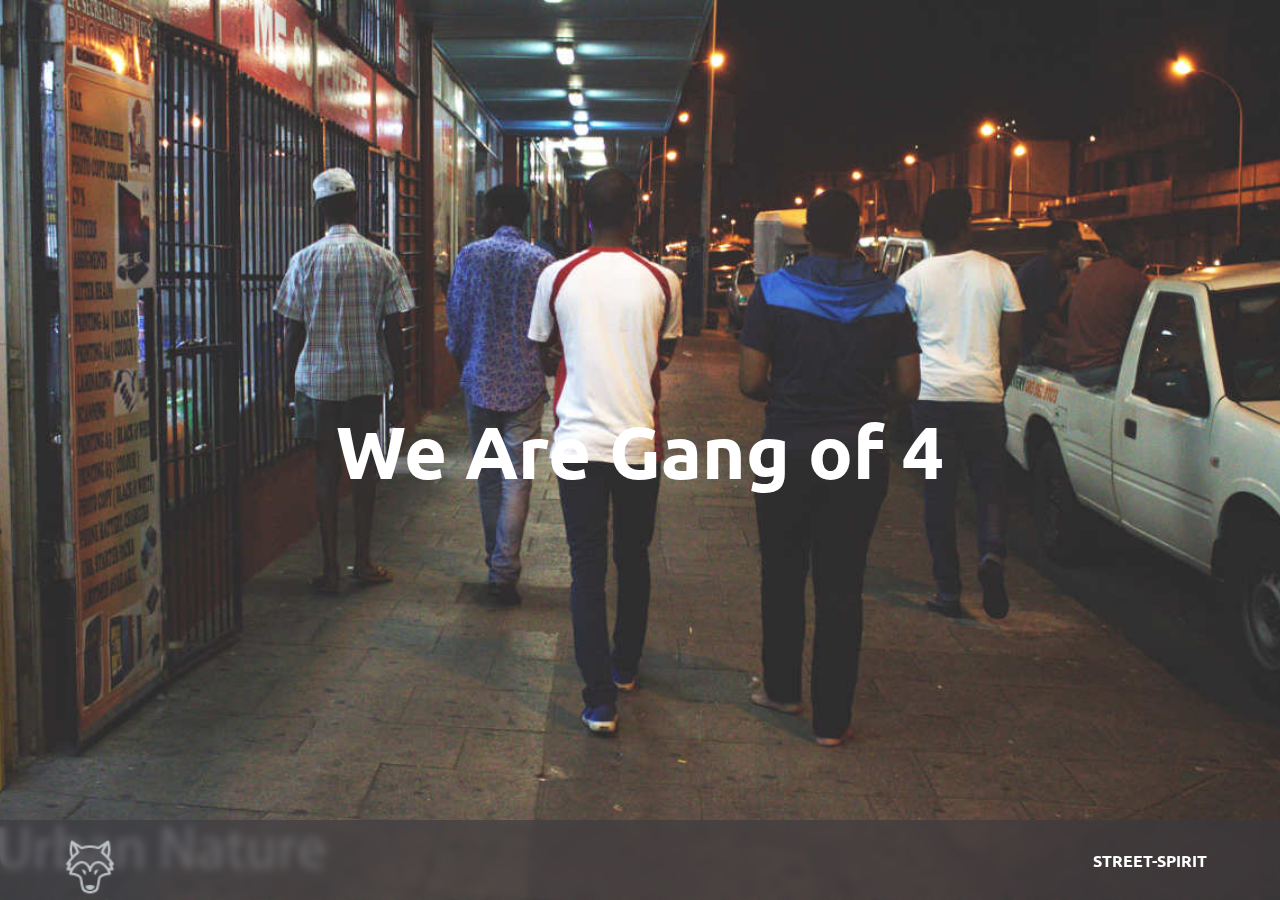
<file: index.html>
<!doctype html>
<html lang="en" class="no-js">
<head>
	<meta charset="UTF-8">
	<meta name="viewport" content="width=device-width, initial-scale=1">

	<link href='https://fonts.googleapis.com/css?family=Ubuntu:400,700' rel='stylesheet' type='text/css'>

	<link rel="stylesheet" href="css/reset.css"> <!-- CSS reset -->
	<link rel="stylesheet" href="css/style.css"> <!-- Resource style -->
	<script src="js/modernizr.js"></script> <!-- Modernizr -->
	<link rel="icon" type="image/png" sizes="32x32" href="img/favicon-32x32.png">
	<link rel="icon" type="image/png" sizes="16x16" href="img/favicon-16x16.png">
  	
	<title>Gang of Four</title>
</head>
<body>
<main id="cd-main-content">
	<section id="cd-intro">
		<h1>We Are Gang of 4</h1>


		<header class="cd-header">
			<div id="cd-logo"><a href="#0"><img src="img/wolf1.png" alt="Logo" width="60"></a></div>
			<!-- <a class="cd-menu-trigger" href="#main-nav">Menu<span></span></a> -->
			<a class="cd-menu-trigger">Street-spirit</a>
		</header>
		<div class="cd-blurred-bg"></div>
	</section> <!-- cd-intro -->
</main>

<div class="cd-shadow-layer"></div>

<nav id="main-nav">
	<ul>
		<li><a href="http://www.rhinorecongroup.co.za/welcome/index.html"><span>Rhino Recon Group</span></a></li>
		<li><a href="http://wezart.co.za/welcome/"><span>Wezart</span></a></li>
		<li><a href="http://picadoo.co.za/"><span>Picadoo</span></a></li>
		<li><a href="http://mobandwolf.co.za/home/"><span>Mob and Wolf Industries</span></a></li>
		<li><a href="contact_form/index.html"><span>Contact Us</span></a></li>
	</ul>
	<a href="#0" class="cd-close-menu">Close<span></span></a>
</nav>

<script src="https://ajax.googleapis.com/ajax/libs/jquery/1.11.0/jquery.min.js"></script>
<script src="js/main.js"></script> <!-- Resource jQuery -->

</body>
</html>
</file>
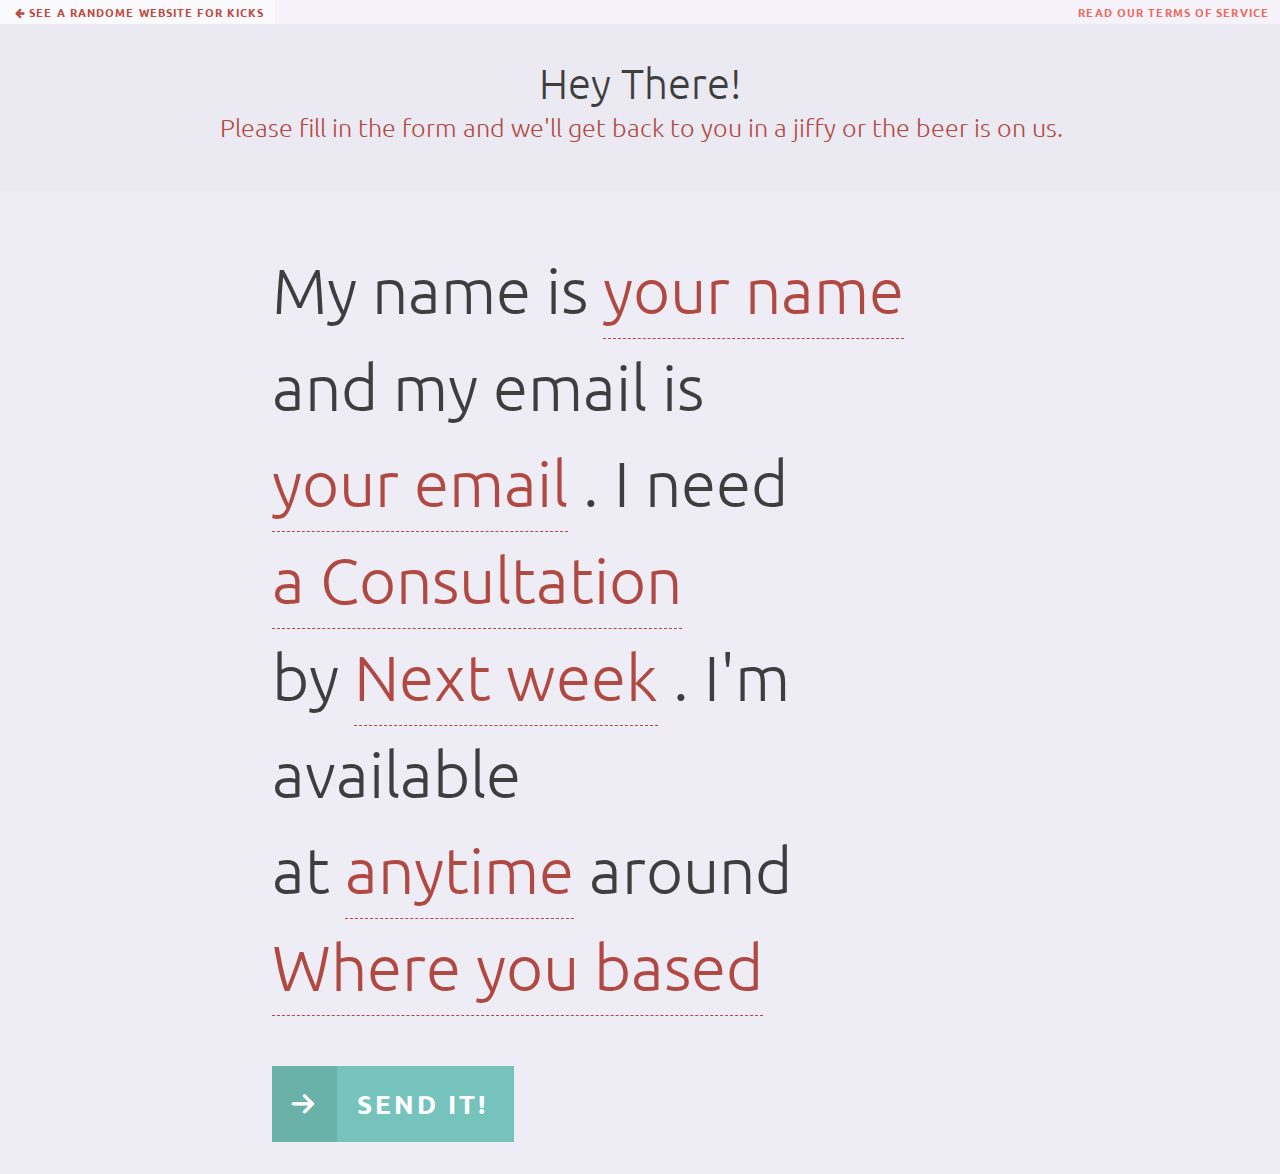
<file: contact_form/index.html>
<!DOCTYPE html>
<html lang="en" class="no-js">
	<head>
		<meta charset="UTF-8" />
		<meta http-equiv="X-UA-Compatible" content="IE=edge,chrome=1"> 
		<meta name="viewport" content="width=device-width, initial-scale=1.0"> 
		<title>Group of Four | Contact Form</title>
		
		<meta name="description" content="" />
		<meta name="keywords" content="" />
		<meta name="author" content="" />

		<!-- add the css and shit -->
		<link rel="icon" type="image/png" sizes="32x32" href="../favicon-32x32.png">
		<link rel="icon" type="image/png" sizes="16x16" href="../favicon-16x16.png">

		<link rel="stylesheet" type="text/css" href="css/default.css" />
		<link rel="stylesheet" type="text/css" href="css/component.css" />
		<script src="js/modernizr.custom.js"></script>
	</head>
	<body class="nl-blurred">
		<div class="container demo-1">
			<!-- Top Navigation -->
			<div class="codrops-top clearfix">
				<a class="codrops-icon codrops-icon-prev" href="#"><span>See a randome website for kicks</span></a>
				<span class="right"><a class="0#"><span>Read our terms of service</span></a></span>
			</div>
			<header>
				<h1>Hey There! <span>Please fill in the form and we'll get back to you in a jiffy or the beer is on us.</span></h1>	
			</header>
			<div class="main clearfix">
				<form id="nl-form" class="nl-form" method="post" action="https://www.briskforms.com/go/514beaaba757eeadf3f57cbd4b860325">

				My name is <input type="text" value="" placeholder="your name" data-subline="For example: <em>Mitchell</em> or <em>Stacy</em>"/>
				and my email is <input type="email" value="" placeholder="your email" data-subline="For example: <em>me@mycompany.com</em> or <em>me@gmail.com</em>"/>

					. I need  
					<select>
						<option value="1" selected>a Consultation</option>
						<option value="2">a Website</option>
						<option value="3">a Web Application</option>
						<option value="4">a Mobile application</option>
						<option value="2">Something else</option>
					</select>
					<br />by 
					<select>
						<option value="1" selected>Next week</option>
						<option value="2">Next Month</option>
						<option value="3">After a few weeks</option>
						<option value="4">ASAP!</option>
						<!-- <option value="2">romantic</option> -->
					</select>
					. I'm available
					<br />at 
					<select>
						<option value="1" selected>anytime</option>
					 	<option value="1">1 pm</option>
					 	<option value="2">11 a.m.</option>
					 	<option value="3">9 a.m.</option>
					</select>
					around <input type="text" value="" placeholder="Where you based" data-subline="For example: <em>Durban</em> or <em>Johannesburg</em>"/>
					<div class="nl-submit-wrap">
						<button class="nl-submit" type="submit">Send it!</button>
					</div>
					<div class="nl-overlay"></div>
				</form>
			</div>
		</div><!-- /container -->
		<script src="js/nlform.js"></script>
		<script>
			var nlform = new NLForm( document.getElementById( 'nl-form' ) );
		</script>
	</body>
</html>
</file>
<file: css/style.css>
/* -------------------------------- 

Primary style

-------------------------------- */
html * {
  -webkit-font-smoothing: antialiased;
  -moz-osx-font-smoothing: grayscale;
}

*, *:after, *:before {
  -webkit-box-sizing: border-box;
  -moz-box-sizing: border-box;
  box-sizing: border-box;
}

html, body {
  /* important for the full-width image to work */
  height: 100%;
}

body {
  font-size: 100%;
  font-family: "Ubuntu", sans-serif;
  background-color: #2e2d32;
}

a {
  color: white;
  text-decoration: none;
}

h1

/* -------------------------------- 

Modules - reusable parts of our design

-------------------------------- */
.cd-container {
  /* this class is used to give a max-width to the element it is applied to, and center it horizontally when it reaches that max-width */
  width: 90%;
  max-width: 768px;
  margin: 0 auto;
}
.cd-container::after {
  /* clearfix */
  content: '';
  display: table;
  clear: both;
}

/* -------------------------------- 

Main components 

-------------------------------- */
#cd-main-content {
  position: relative;
  height: 100%;
  overflow: hidden;
  background-color: #3a393f;
  /* slightly visible only when we resize this element */
  box-shadow: 0 0 40px rgba(0, 0, 0, 0.8);
  z-index: 1;
  /* Force Hardware Acceleration in WebKit */
  -webkit-transform: translateZ(0);
  -webkit-backface-visibility: hidden;
  -webkit-transition-property: -webkit-transform;
  -moz-transition-property: -moz-transform;
  transition-property: transform;
  -webkit-transition-duration: 0.5s;
  -moz-transition-duration: 0.5s;
  transition-duration: 0.5s;
}
#cd-main-content.move-out {
  -webkit-transform: scale(0.6);
  -moz-transform: scale(0.6);
  -ms-transform: scale(0.6);
  -o-transform: scale(0.6);
  transform: scale(0.6);
}
.no-js #cd-main-content {
  height: auto;
  overflow-x: auto;
  overflow-y: auto;
}

#cd-intro {
  position: relative;
  height: 100%;
  background: url("../img/bg-img.jpg") no-repeat center center;
  background-size: cover;
}
#cd-intro h1 {
  position: absolute;
  width: 90%;
  left: 50%;
  top: 50%;
  bottom: auto;
  right: auto;
  -webkit-transform: translateX(-50%) translateY(-50%);
  -moz-transform: translateX(-50%) translateY(-50%);
  -ms-transform: translateX(-50%) translateY(-50%);
  -o-transform: translateX(-50%) translateY(-50%);
  transform: translateX(-50%) translateY(-50%);
  text-align: center;
  font-size: 25px;
  font-size: 4rem;
  font-weight: bold;
  color: white;
}


@media only screen and (min-width: 768px) {
  #cd-intro h1 {
    font-size: 26px;
    font-size: 4.625rem;
  }
}
.no-js #cd-intro {
  height: 640px;
}

.cd-header {
  position: absolute;
  bottom: 0;
  left: 0;
  width: 100%;
  height: 50px;
  z-index: 2;
  background: rgba(58, 57, 63, 0.6);
  -webkit-transition: background 0.2s;
  -moz-transition: background 0.2s;
  transition: background 0.2s;
}
@media only screen and (min-width: 768px) {
  .cd-header {
    height: 80px;
  }
}

.cd-blurred-bg {
  /* we use jQuery to apply a mask to this element - CSS clip property */
  position: absolute;
  top: 0;
  left: 0;
  width: 100%;
  height: 100%;
  background: url("../img/bg-img.jpg") no-repeat center center;
  background-size: cover;
  -webkit-filter: blur(4px);
  filter: blur(4px);
}
.no-js .cd-blurred-bg {
  display: none;
}

#cd-logo {
  position: absolute;
  left: 10px;
  top: 5px;
  width: 100px;
  height: 27px;
}
#cd-logo img {
  display: block;
}
@media only screen and (min-width: 768px) {
  #cd-logo {
    left: 20px;
    top: 17px;
  }
}
@media only screen and (min-width: 1170px) {
  #cd-logo {
    left: 60px;
  }
}

.cd-menu-trigger {
  display: inline-block;
  position: absolute;
  right: 0;
  top: 0;
  height: 50px;
  line-height: 50px;
  padding: 0 .8em;
  text-transform: uppercase;
  font-weight: bold;
  font-size: 14px;
  font-size: 0.875rem;
}
.cd-menu-trigger span {
  /* hamburger icon */
  position: relative;
  display: inline-block;
  width: 18px;
  height: 2px;
  background-color: white;
  vertical-align: middle;
  margin-left: 10px;
  -webkit-transform: translateY(-2px);
  -moz-transform: translateY(-2px);
  -ms-transform: translateY(-2px);
  -o-transform: translateY(-2px);
  transform: translateY(-2px);
}
.cd-menu-trigger span::before, .cd-menu-trigger span::after {
  content: '';
  display: inline-block;
  position: absolute;
  left: 0;
  width: 100%;
  height: 100%;
  background-color: inherit;
  -webkit-transition: all 0.2s;
  -moz-transition: all 0.2s;
  transition: all 0.2s;
}
.cd-menu-trigger span::before {
  top: -6px;
}
.cd-menu-trigger span::after {
  bottom: -6px;
}
.no-touch .cd-menu-trigger:hover span::before {
  top: -8px;
}
.no-touch .cd-menu-trigger:hover span::after {
  bottom: -8px;
}
@media only screen and (min-width: 768px) {
  .cd-menu-trigger {
    top: 16px;
    right: 10px;
    font-size: 16px;
    font-size: 1rem;
  }
}
@media only screen and (min-width: 1170px) {
  .cd-menu-trigger {
    right: 60px;
  }
}

#main-nav {
  position: fixed;
  top: 0;
  left: 0;
  width: 100%;
  height: 100%;
  background: #eeecf5;
  /* Force Hardware Acceleration in WebKit */
  -webkit-transform: translateZ(0);
  -webkit-backface-visibility: hidden;
  /* we move this element off the canvas */
  -webkit-transform: translateY(-100%);
  -moz-transform: translateY(-100%);
  -ms-transform: translateY(-100%);
  -o-transform: translateY(-100%);
  transform: translateY(-100%);
  -webkit-transition-property: -webkit-transform;
  -moz-transition-property: -moz-transform;
  transition-property: transform;
  -webkit-transition-duration: 0.5s;
  -moz-transition-duration: 0.5s;
  transition-duration: 0.5s;
  z-index: 3;
}
#main-nav ul {
  height: 100%;
}
#main-nav li {
  height: 20%;
}
#main-nav li a {
  position: relative;
  display: block;
  padding: 0 10%;
  height: 100%;
  border-bottom: 1px solid #dfdbec;
  color: #3a393f;
  font-size: 20px;
  font-size: 1.25rem;
  font-weight: bold;
}
#main-nav li a span {
  position: absolute;
  left: 50%;
  top: 50%;
  bottom: auto;
  right: auto;
  -webkit-transform: translateX(-50%) translateY(-50%);
  -moz-transform: translateX(-50%) translateY(-50%);
  -ms-transform: translateX(-50%) translateY(-50%);
  -o-transform: translateX(-50%) translateY(-50%);
  transform: translateX(-50%) translateY(-50%);
}
.no-touch #main-nav li a:hover {
  background-color: #FFF;
}
#main-nav li:last-child a {
  border-bottom: none;
}
#main-nav .cd-close-menu {
  position: absolute;
  top: 0;
  right: 0;
  display: inline-block;
  width: 40px;
  height: 40px;
  background-color: #d26c64;
  /* image replacement */
  overflow: hidden;
  text-indent: 100%;
  white-space: nowrap;
}
#main-nav .cd-close-menu::before, #main-nav .cd-close-menu::after {
  content: '';
  display: inline-block;
  position: absolute;
  top: 18px;
  left: 10px;
  width: 20px;
  height: 3px;
  background-color: #FFF;
  -webkit-transition-property: -webkit-transform;
  -moz-transition-property: -moz-transform;
  transition-property: transform;
  -webkit-transition-duration: 0.3s;
  -moz-transition-duration: 0.3s;
  transition-duration: 0.3s;
}
#main-nav .cd-close-menu::before {
  -webkit-transform: rotate(45deg);
  -moz-transform: rotate(45deg);
  -ms-transform: rotate(45deg);
  -o-transform: rotate(45deg);
  transform: rotate(45deg);
}
#main-nav .cd-close-menu::after {
  -webkit-transform: rotate(135deg);
  -moz-transform: rotate(135deg);
  -ms-transform: rotate(135deg);
  -o-transform: rotate(135deg);
  transform: rotate(135deg);
}
.no-touch #main-nav .cd-close-menu:hover::before {
  -webkit-transform: rotate(225deg);
  -moz-transform: rotate(225deg);
  -ms-transform: rotate(225deg);
  -o-transform: rotate(225deg);
  transform: rotate(225deg);
}
.no-touch #main-nav .cd-close-menu:hover::after {
  -webkit-transform: rotate(315deg);
  -moz-transform: rotate(315deg);
  -ms-transform: rotate(315deg);
  -o-transform: rotate(315deg);
  transform: rotate(315deg);
}
#main-nav.is-visible {
  box-shadow: 0 0 20px rgba(0, 0, 0, 0.4);
  -webkit-transform: translateY(0);
  -moz-transform: translateY(0);
  -ms-transform: translateY(0);
  -o-transform: translateY(0);
  transform: translateY(0);
}
.no-js #main-nav {
  position: static;
  -webkit-transform: translateY(0);
  -moz-transform: translateY(0);
  -ms-transform: translateY(0);
  -o-transform: translateY(0);
  transform: translateY(0);
}
.no-js #main-nav .cd-close-menu {
  display: none;
}

.cd-shadow-layer {
  position: fixed;
  top: 0;
  left: 0;
  height: 100%;
  width: 100%;
  background: rgba(0, 0, 0, 0.4);
  z-index: 2;
  opacity: 0;
  visibility: hidden;
  -webkit-transition: visibility 0s 0.5s, opacity 0.5s 0s;
  -moz-transition: visibility 0s 0.5s, opacity 0.5s 0s;
  transition: visibility 0s 0.5s, opacity 0.5s 0s;
}
.cd-shadow-layer.is-visible {
  opacity: 1;
  visibility: visible;
  -webkit-transition-delay: 0s;
  -moz-transition-delay: 0s;
  transition-delay: 0s;
}
</file>
<file: contact_form/css/default.css>
/* General Demo Style */
/*@import url(http://fonts.googleapis.com/css?family=Lato:300,400,700);*/
@import url('https://fonts.googleapis.com/css?family=Ubuntu:400,500,700');

@font-face {
	font-family: 'codropsicons';
	src:url('../fonts/codropsicons/codropsicons.eot');
	src:url('../fonts/codropsicons/codropsicons.eot?#iefix') format('embedded-opentype'),
		url('../fonts/codropsicons/codropsicons.woff') format('woff'),
		url('../fonts/codropsicons/codropsicons.ttf') format('truetype'),
		url('../fonts/codropsicons/codropsicons.svg#codropsicons') format('svg');
	font-weight: normal;
	font-style: normal;
}

*, *:after, *:before { -webkit-box-sizing: border-box; -moz-box-sizing: border-box; box-sizing: border-box; }
body, html { font-size: 100%; padding: 0; margin: 0;}

/* Clearfix hack by Nicolas Gallagher: http://nicolasgallagher.com/micro-clearfix-hack/ */
.clearfix:before, .clearfix:after { content: " "; display: table; }
.clearfix:after { clear: both; }

body {
	/*font-family: 'Lato', Calibri, Arial, sans-serif;*/
	font-family: 'Ubuntu', sans-serif;
	color: #3e3e3e;
	background: #eeecf5;
	font-weight: 300;
	overflow-x: hidden;
}

a {
	color: #888;
	text-decoration: none;
}

a:hover,
a:active {
	color: #333;
}

/* Header Style */
.main,
.container > header {
	margin: 0 auto;
	padding: 2em;
}

.container > header {
	text-align: center;
	background: rgba(0,0,0,0.01);
}

.container > header h1 {
	font-size: 2.625em;
	line-height: 1.3;
	margin: 0;
	font-weight: 300;
}

.container > header span {
	display: block;
	font-size: 60%;
	color: #b14943;
	padding: 0 0 0.6em 0.1em;
}

/* Main Content */
.main {
	max-width: 50em;
}

/* To Navigation Style */
.codrops-top {
	background: #fff;
	background: rgba(255, 255, 255, 0.4);
	text-transform: uppercase;
	width: 100%;
	font-size: 0.69em;
	line-height: 2.2;
}

.codrops-top a {
	padding: 0 1em;
	letter-spacing: 0.1em;
	color: #E96D65;
	font-weight: 700;
	display: inline-block;
}

.codrops-top a:hover {
	background: rgba(255,255,255,0.5);
	color: #bd4a43;
}

.codrops-top span.right {
	float: right;
}

.codrops-top span.right a {
	float: left;
	display: block;
}

.codrops-icon:before {
	font-family: 'codropsicons';
	margin: 0 4px;
	speak: none;
	font-style: normal;
	font-weight: normal;
	font-variant: normal;
	text-transform: none;
	line-height: 1;
	-webkit-font-smoothing: antialiased;
}

.codrops-icon-drop:before {
	content: "\e001";
}

.codrops-icon-prev:before {
	content: "\e004";
}

.codrops-icon-archive:before {
	content: "\e002";
}

.codrops-icon-next:before {
	content: "\e000";
}

.codrops-icon-about:before {
	content: "\e003";
}

@media screen and (max-width: 25em) {

	.codrops-icon span {
		display: none;
	}

}
</file>
<file: contact_form/css/component.css>
@font-face {
	font-family: 'nlicons';
	src:url('../fonts/nlicons/nlicons.eot');
	src:url('../fonts/nlicons/nlicons.eot?#iefix') format('embedded-opentype'),
		url('../fonts/nlicons/nlicons.woff') format('woff'),
		url('../fonts/nlicons/nlicons.ttf') format('truetype'),
		url('../fonts/nlicons/nlicons.svg#nlicons') format('svg');
	font-weight: normal;
	font-style: normal;
}

/* general style for the form */
.nl-form {
	width: 100%;
	margin: 0.3em auto 0 auto;
	font-size: 4em;
	line-height: 1.5;
}

.nl-form ul {
	list-style: none;
	margin: 0;
	padding: 0;
}

/* normalize the input elements, make them look like everything else */
.nl-form input,
.nl-form select,
.nl-form button {
	border: none;
	background: transparent;
	font-family: inherit;
	font-size: inherit;
	color: inherit;
	font-weight: inherit;
	line-height: inherit;
	display: inline-block;
	padding: 0;
	margin: 0;
	-webkit-appearance: none;
	-moz-appearance: none;
}

.nl-form input:focus {
	outline: none;
}

/* custom field (drop-down, text element) styling  */
.nl-field {
	display: inline-block;
	position: relative;
}

.nl-field.nl-field-open {
	z-index: 10000;
}

/* the toggle is the visible part in the form */
.nl-field-toggle,
.nl-form input,
.nl-form select  {
	line-height: inherit;
	display: inline-block;
	color: #b14943;
	cursor: pointer;
	border-bottom: 1px dashed #b14943;
}

/* drop-down list / text element */
.nl-field ul {
	position: absolute;
	visibility: hidden;
	background: #76C3BD;
	left: -0.5em;
	top: 50%;
	font-size: 80%;
	opacity: 0;
	-webkit-transform: translateY(-40%) scale(0.9);
	-moz-transform: translateY(-40%) scale(0.9);
	transform: translateY(-40%) scale(0.9);
	-webkit-transition: visibility 0s 0.3s, opacity 0.3s, -webkit-transform 0.3s;
	-moz-transition: visibility 0s 0.3s, opacity 0.3s, -moz-transform 0.3s;
	transition: visibility 0s 0.3s, opacity 0.3s, transform 0.3s;
}

.nl-field.nl-field-open ul {
	visibility: visible;
	opacity: 1;
	-webkit-transform: translateY(-50%) scale(1);
	-moz-transform: translateY(-50%) scale(1);
	transform: translateY(-50%) scale(1);
	-webkit-transition: visibility 0s 0s, opacity 0.3s, -webkit-transform 0.3s;
	-moz-transition: visibility 0s 0s, opacity 0.3s, -moz-transform 0.3s;
	transition: visibility 0s 0s, opacity 0.3s, transform 0.3s;
}

.nl-field ul li {
	color: #fff;
	position: relative;
}

.nl-dd ul li {
	padding: 0 1.5em 0 0.5em;
	cursor: pointer;
	white-space: nowrap;
}

.nl-dd ul li.nl-dd-checked {
	color: #478982;
}

.no-touch .nl-dd ul li:hover {
	background: rgba(0,0,0,0.05);
}

.no-touch .nl-dd ul li:hover:active {
	color: #478982;
}

/* icons for some elements */
.nl-dd ul li.nl-dd-checked:before,
.nl-submit:before,
.nl-field-go:before {
	font-family: 'nlicons';
	speak: none;
	font-style: normal;
	font-weight: normal;
	font-variant: normal;
	text-transform: none;
	-webkit-font-smoothing: antialiased;
}

.nl-dd ul li.nl-dd-checked:before {
	content: "\e000";
	position: absolute;
	right: 1em;
	font-size: 50%;
	line-height: 3;
}

.nl-ti-text ul {
	min-width: 8em;
}

.nl-ti-text ul li.nl-ti-input input {
	width: 100%;
	padding: 0.2em 2em 0.2em 0.5em;
	border-bottom: none;
	color: #fff;
}

.nl-form .nl-field-go {
	position: absolute;
	right: 0;
	top: 0;
	height: 100%;
	cursor: pointer;
	background: rgba(0,0,0,0.1);
	width: 1.8em;
	text-align: center;
	color: transparent;
}

.nl-field-go:before {
	content: "\e001";
	font-size: 75%;
	color: #fff;
	width: 100%;
	line-height: 2.5;
	display: block;
}

/* custom placeholder color */
input::-webkit-input-placeholder {
	color: rgba(255,255,255,0.8);
}

input:active::-webkit-input-placeholder ,
input:focus::-webkit-input-placeholder {
	color: rgba(255,255,255,0.2);
}

input::-moz-placeholder {
	color: rgba(255,255,255,0.8);
}

input:active::-moz-placeholder,
input:focus::-moz-placeholder {
	color: rgba(255,255,255,0.2);
}

input:-ms-input-placeholder {  
	color: rgba(255,255,255,0.8);
}

input:active::-ms-input-placeholder ,
input:focus::-ms-input-placeholder {
	color: rgba(255,255,255,0.2);
}

/* example field below text input */
.nl-ti-text ul li.nl-ti-example {
	font-size: 40%;
	font-style: italic;
	font-weight: 400;
	padding: 0.4em 1em;
	color: rgba(0,0,0,0.2);
	border-top: 1px dashed rgba(255,255,255,0.7);
}

.nl-ti-text ul li.nl-ti-example em {
	color: #fff
}

/* submit button */
.nl-submit-wrap {
	margin-top: 0.4em;
}

.nl-form .nl-submit {
	line-height: 3;
	text-transform: uppercase;
	cursor: pointer;
	position: relative;
	background: #76C3BD;
	color: #fff;
	padding: 0 1em 0 0;
	font-size: 40%;
	font-weight: bold;
	letter-spacing: 3px;
}

.nl-submit:before {
	content: "\e001";
	color: #fff;
	float: left;
	padding: 0 0.7em;
	margin: 0 0.8em 0 0;
	background: #69B1A9;
}

.no-touch .nl-form .nl-submit:hover,
.no-touch .nl-form .nl-submit:active {
	background: #69B1A9;
}

.no-touch .nl-form .nl-submit:hover:before {
	background: #58a199;
}

/* overlay becomes visible when a field is opened */
.nl-overlay {
	position: fixed;
	top: 0;
	left: 0;
	width: 100%;
	height: 100%;
	background: rgba(0,0,0,0.5);
	opacity: 0;
	z-index: 9999;
	visibility: hidden;
	-webkit-transition: visibility 0s 0.3s, opacity 0.3s;
	-moz-transition: visibility 0s 0.3s, opacity 0.3s;
	transition: visibility 0s 0.3s, opacity 0.3s;
}

.nl-field.nl-field-open ~ .nl-overlay {
	opacity: 1;
	visibility: visible;
	-webkit-transition-delay: 0s;
	-moz-transition-delay: 0s;
	transition-delay: 0s;
}

@media screen and (max-width: 45em) {
	.nl-form {
		font-size: 3em;
	}
}

@media screen and (max-width: 25em) {
	.nl-form {
		font-size: 2em;
	}
}
</file>
